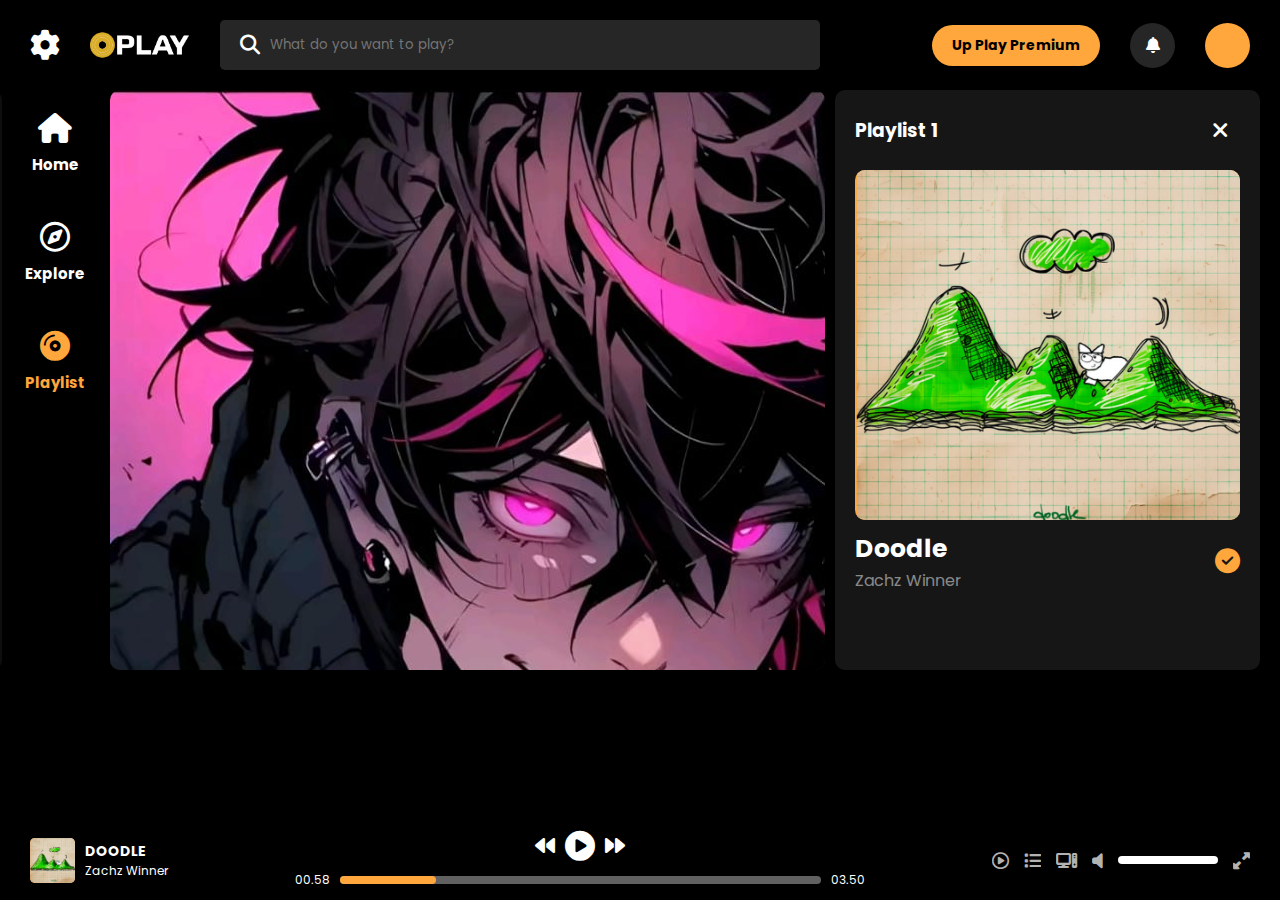
<file: index.html>
<!DOCTYPE html>
<html lang="en">
<head>
    <meta charset="UTF-8">
    <meta name="viewport" content="width=device-width, initial-scale=1.0">
    <title>Document</title>

    <link rel="stylesheet" href="css/style.css">
    <link rel="preconnect" href="https://fonts.googleapis.com">
    <link rel="preconnect" href="https://fonts.gstatic.com" crossorigin>
    <link rel="preconnect" href="https://fonts.googleapis.com">
    <link rel="preconnect" href="https://fonts.gstatic.com" crossorigin>
    <link href="https://fonts.googleapis.com/css2?family=Poppins:ital,wght@0,100;0,200;0,300;0,400;0,500;0,600;0,700;0,800;0,900;1,100;1,200;1,300;1,400;1,500;1,600;1,700;1,800;1,900&display=swap" rel="stylesheet">
    <link href='https://unpkg.com/boxicons@2.1.4/css/boxicons.min.css' rel='stylesheet'>
    <link rel="stylesheet" href="https://cdnjs.cloudflare.com/ajax/libs/font-awesome/6.5.1/css/all.min.css">
    <link
    rel="stylesheet"
    href="https://cdn.jsdelivr.net/npm/swiper@11/swiper-bundle.min.css"
    />
    <link
    rel="stylesheet"
    href="https://cdn.jsdelivr.net/npm/swiper@11/swiper-bundle.min.css"
    />

</head>
<body>
    
    <header class="header">
        <div class="left">
            <i class="fa-solid fa-gear" style="font-size: 30px; cursor: pointer;"></i>
            <img src="aset/play_logo.png" alt="" class="logo">
            <div class="search_content">
                <label for="search_bar" style="cursor: pointer;"><i class="fa-solid fa-magnifying-glass"></i></label>
                <input type="search" name="" id="search_bar" class="search_bar" placeholder="What do you want to play?">
            </div>
        </div>
        <!-- <div class="btn_content">
            <div class="btn_back" id="backButton" onclick="goBack()"><i class="fa-solid fa-chevron-left"></i></div>
            <div class="btn_next" id="forwardButton" onclick="goForward()"><i class="fa-solid fa-chevron-right"></i></div>
        </div> -->
        <div class="profile_cntn">
            <div class="premium">
                <h3>Up Play Premium</h3>
            </div>
            <div class="bell">
                <i class="fa-solid fa-bell"></i>
            </div>
            <div class="img_profile">
    
            </div>
        </div>
    </header>

    <main>
        <aside class="side_playlist" id="side_playlist">
            <div class="menu">
                <h3>Your Library</h3>
                <i class="fa-solid fa-plus" style="margin-left: 40px;"></i>
                <i class="fa-solid fa-arrow-left" style="margin-left: 10px;" id="btnClose"></i>
            </div>
            <div class="title">
                <h3>PLaylist</h3>
            </div>
            <div class="playlist_scroll">
                <div class="playlist_box">
                    <div class="img">
    
                    </div>
                    <div class="desc">
                        <h3>PLaylist 1</h3>
                        <h3>Playlist Justdhif</h3>
                    </div>
                </div>
                <div class="playlist_box">
                    <div class="img">
    
                    </div>
                    <div class="desc">
                        <h3>PLaylist 1</h3>
                        <h3>Playlist Justdhif</h3>
                    </div>
                </div>
                <div class="playlist_box">
                    <div class="img">
    
                    </div>
                    <div class="desc">
                        <h3>PLaylist 1</h3>
                        <h3>Playlist Justdhif</h3>
                    </div>
                </div>
                <div class="playlist_box">
                    <div class="img">
    
                    </div>
                    <div class="desc">
                        <h3>PLaylist 1</h3>
                        <h3>Playlist Justdhif</h3>
                    </div>
                </div>
                <div class="playlist_box">
                    <div class="img">
    
                    </div>
                    <div class="desc">
                        <h3>PLaylist 1</h3>
                        <h3>Playlist Justdhif</h3>
                    </div>
                </div>
            </div>
            <div class="title">
                <h3>Artist</h3>
            </div>
            <div class="playlist_scroll">
                <div class="playlist_box">
                    <div class="img_artist">
                        
                    </div>
                    <div class="desc">
                        <h3>Maroon 5</h3>
                        <h3>Artist</h3>
                    </div>
                </div>
                <div class="playlist_box">
                    <div class="img_artist">

                    </div>
                    <div class="desc">
                        <h3>Maroon 5</h3>
                        <h3>Artist</h3>
                    </div>
                </div>
                <div class="playlist_box">
                    <div class="img_artist">

                    </div>
                    <div class="desc">
                        <h3>Maroon 5</h3>
                        <h3>Artist</h3>
                    </div>
                </div>
                <div class="playlist_box">
                    <div class="img_artist">

                    </div>
                    <div class="desc">
                        <h3>Maroon 5</h3>
                        <h3>Artist</h3>
                    </div>
                </div>
            </div>
        </aside>

        <aside class="side_bar">
            <div class="menu">
                <div class="icon_navbar" id="active">
                    <i class="fa-solid fa-house"></i>
                    <h3>Home</h3>
                </div>
                <div class="icon_navbar">
                    <i class="fa-regular fa-compass"></i>
                    <h3>Explore</h3>
                </div>
                <div class="icon_navbar" style="color: var(--main-color);">
                    <i class="fa-solid fa-compact-disc" id="btnOpen" style="cursor: pointer;"></i>
                    <h3>Playlist</h3>
                </div>
                
            </div>
        </aside>

        <section class="home_page">
            <div class="fav_container">
                <div class="fav_wrapper">
                    <div class="fav_box mySwiper">
                        <div class="fav_content swiper-wrapper">
                            <div class="fav_slide swiper-slide">
                                <div class="img">
                                    <img src="aset/song.jpg" alt="">
                                </div>
                                <div class="song_desc">
                                    <h3>Playlist 1</h3>
                                    <h1 class="title_song">AVANGARD</h1>
                                    <h3><img src="aset/song.jpg" alt=""> IONOWN • 2024, 2 m 36 s</h3>
                                </div>
                            </div>
                            <div class="fav_slide swiper-slide" id="doodle">
                                <div class="img">
                                    <img src="aset/doodle.png" alt="">
                                </div>
                                <div class="song_desc">
                                    <h3>Playlist 2</h3>
                                    <h1 class="title_song">DOODLE</h1>
                                    <h3><img src="aset/song.jpg" alt=""> IONOWN • 2024, 2 m 36 s</h3>
                                </div>
                            </div>
                        </div>
                    </div>
                </div>
            </div>
            <nav>
                <div class="navigasi_playlist">
                    <h3>All</h3>
                </div>
                <div class="navigasi_playlist">
                    <h3>Artist</h3>
                </div>
                <div class="navigasi_playlist">
                    <h3>Music</h3>
                </div>
            </nav>
            <div class="playlist_content">
                <div class="playlist_card">
                    <div class="img">
                        <img src="aset/doodle.png" alt="">
                    </div>
                    <div class="desc_playlist">
                        <h1>PLaylist 1</h1>
                        <p>By : Justdhif</p>
                    </div>
                </div>
                <div class="playlist_card">
                    <div class="img">
                        <img src="aset/doodle.png" alt="">
                    </div>
                    <div class="desc_playlist">
                        <h1>PLaylist 1</h1>
                        <p>By : Justdhif</p>
                    </div>
                </div>
                <div class="playlist_card">
                    <div class="img">
                        <img src="aset/doodle.png" alt="">
                    </div>
                    <div class="desc_playlist">
                        <h1>PLaylist 1</h1>
                        <p>By : Justdhif</p>
                    </div>
                </div>
                <div class="playlist_card">
                    <div class="img">
                        <img src="aset/doodle.png" alt="">
                    </div>
                    <div class="desc_playlist">
                        <h1>PLaylist 1</h1>
                        <p>By : Justdhif</p>
                    </div>
                </div>
                <div class="playlist_card">
                    <div class="img">
                        <img src="aset/doodle.png" alt="">
                    </div>
                    <div class="desc_playlist">
                        <h1>PLaylist 1</h1>
                        <p>By : Justdhif</p>
                    </div>
                </div>
            </div>

            <div class="title_content">
                <h3>New Music & Song</h3>
            </div>
            <div class="playlist_content">
                <div class="playlist_card">
                    <div class="img">
                        <img src="aset/doodle.png" alt="">
                    </div>
                </div>
                <div class="playlist_card">
                    <div class="img">
                        <img src="aset/doodle.png" alt="">
                    </div>
                </div>
                <div class="playlist_card">
                    <div class="img">
                        <img src="aset/doodle.png" alt="">
                    </div>
                </div>
                <div class="playlist_card">
                    <div class="img">
                        <img src="aset/doodle.png" alt="">
                    </div>
                </div>
                <div class="playlist_card">
                    <div class="img">
                        <img src="aset/doodle.png" alt="">
                    </div>
                </div>
            </div>
            <div class="title_content">
                <h3>New Music & Song</h3>
            </div>
            <div class="playlist_content">
                <div class="playlist_card">
                    <div class="img">
                        <img src="aset/doodle.png" alt="">
                    </div>
                </div>
                <div class="playlist_card">
                    <div class="img">
                        <img src="aset/doodle.png" alt="">
                    </div>
                </div>
                <div class="playlist_card">
                    <div class="img">
                        <img src="aset/doodle.png" alt="">
                    </div>
                </div>
                <div class="playlist_card">
                    <div class="img">
                        <img src="aset/doodle.png" alt="">
                    </div>
                </div>
                <div class="playlist_card">
                    <div class="img">
                        <img src="aset/doodle.png" alt="">
                    </div>
                </div>
            </div>
        </section>

        <div class="song_play" id="song_play">
            <header class="song_header">
                <h3>Playlist 1</h3>
                <i class="fa-solid fa-xmark"></i>
            </header>
            <div class="song_scroll">
                <div class="img">
                    <img src="aset/doodle.png" alt="">
                </div>
                <div class="song_desc">
                    <div class="title">
                        <h3>Doodle</h3>
                        <p>Zachz Winner</p>
                    </div>
                    <i class="fa-solid fa-circle-check"></i>
                </div>
                <div class="about_artist">

                </div>
            </div>
        </div>
    </main>

    <footer class="song_bottom">
        <div class="desc_song">
            <div class="img">
                <img src="aset/doodle.png" alt="">
            </div>
            <div class="desc">
                <h3>DOODLE</h3>
                <p>Zachz Winner</p>
            </div>
        </div>
        <div class="song_control">
            <div class="btn_content">
                <i class="fa-solid fa-backward"></i>
                <i class="fa-solid fa-circle-play" style="font-size: 30px;"></i>
                <i class="fa-solid fa-forward"></i>
            </div>
            <div class="line">
                <p>00.58</p>
                <span>
                    <div class="active"></div>
                </span>
                <p>03.50</p>
            </div>
        </div>
        <div class="ctrl_song">
            <i class="fa-regular fa-circle-play" id="song_btn"></i>
            <i class="fa-solid fa-list"></i>
            <i class="fa-solid fa-computer"></i>
            <i class="fa-solid fa-volume-off"></i>
            <div class="line"></div>
            <i class="fa-solid fa-up-right-and-down-left-from-center"></i>
        </div>
    </footer>

    <script src="https://cdn.jsdelivr.net/npm/swiper@11/swiper-bundle.min.js"></script>
    <script src="js/script.js"></script>

</body>
</html>
</file>
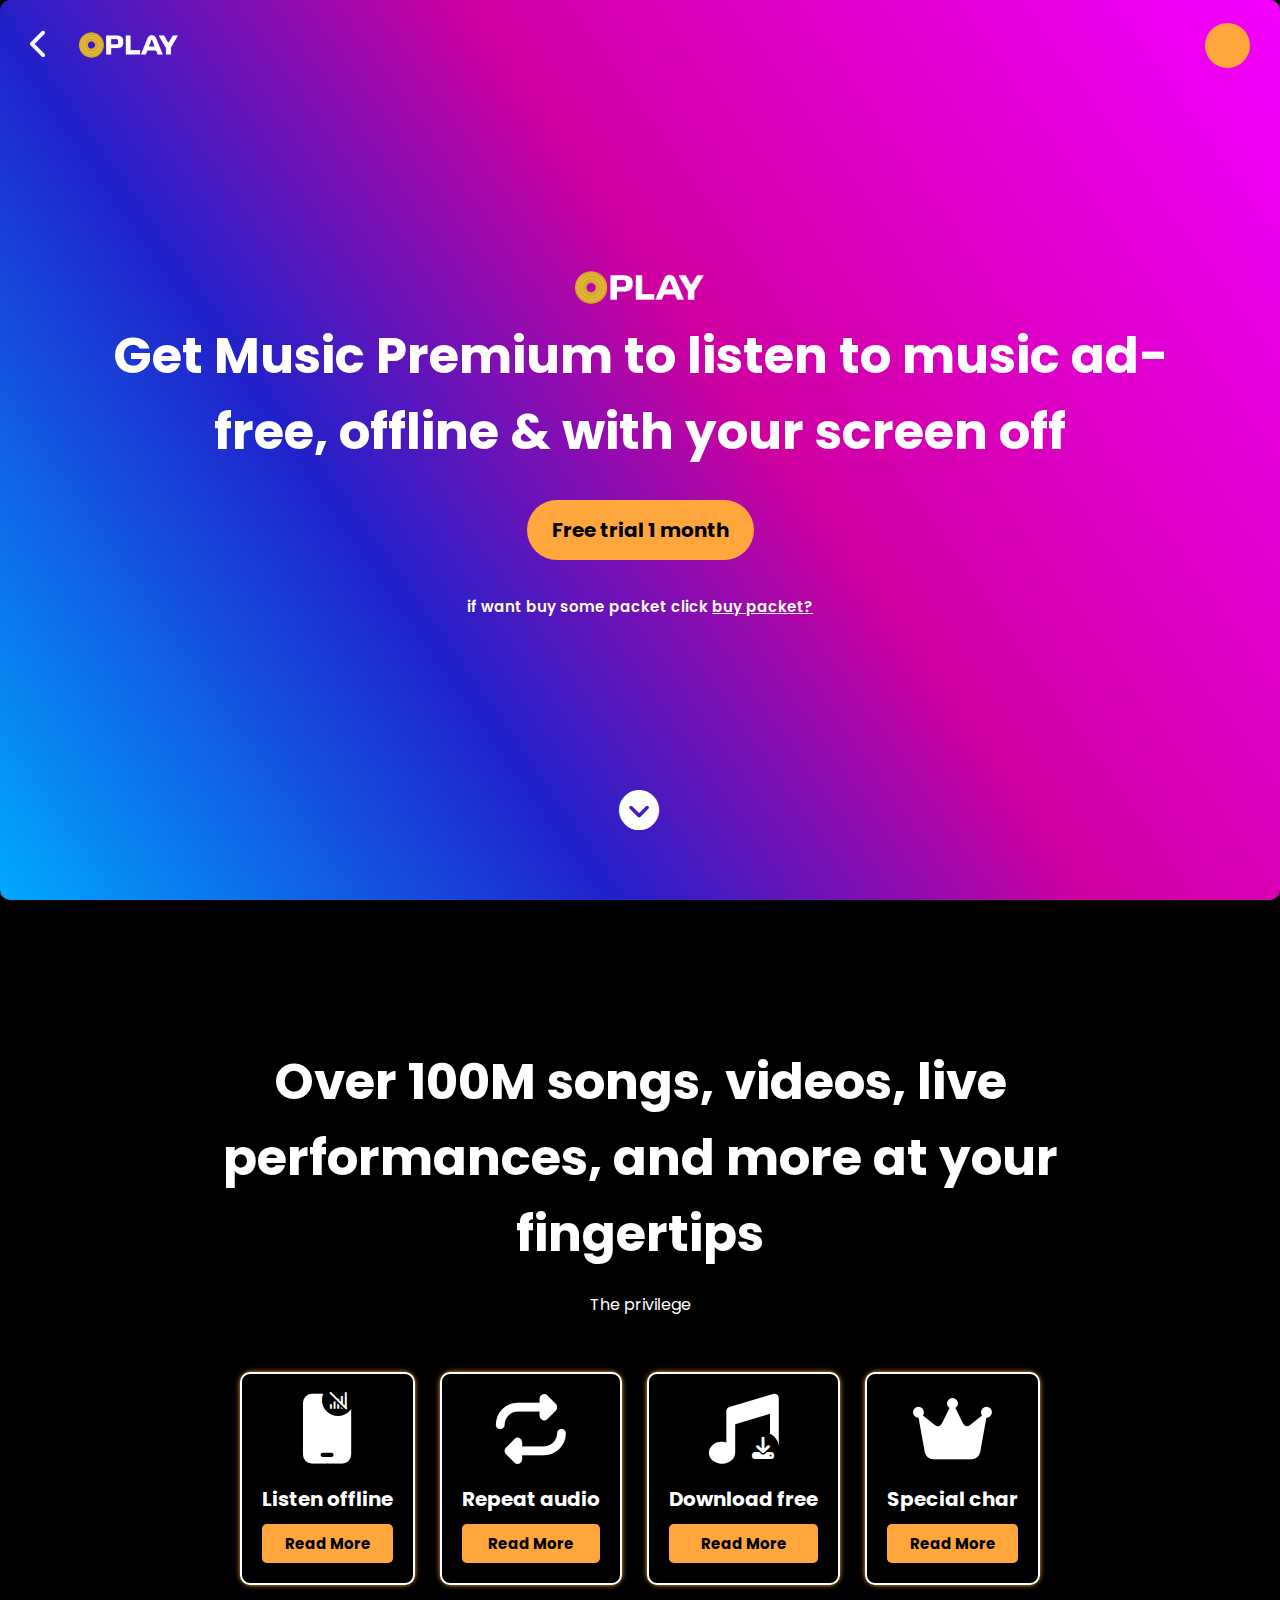
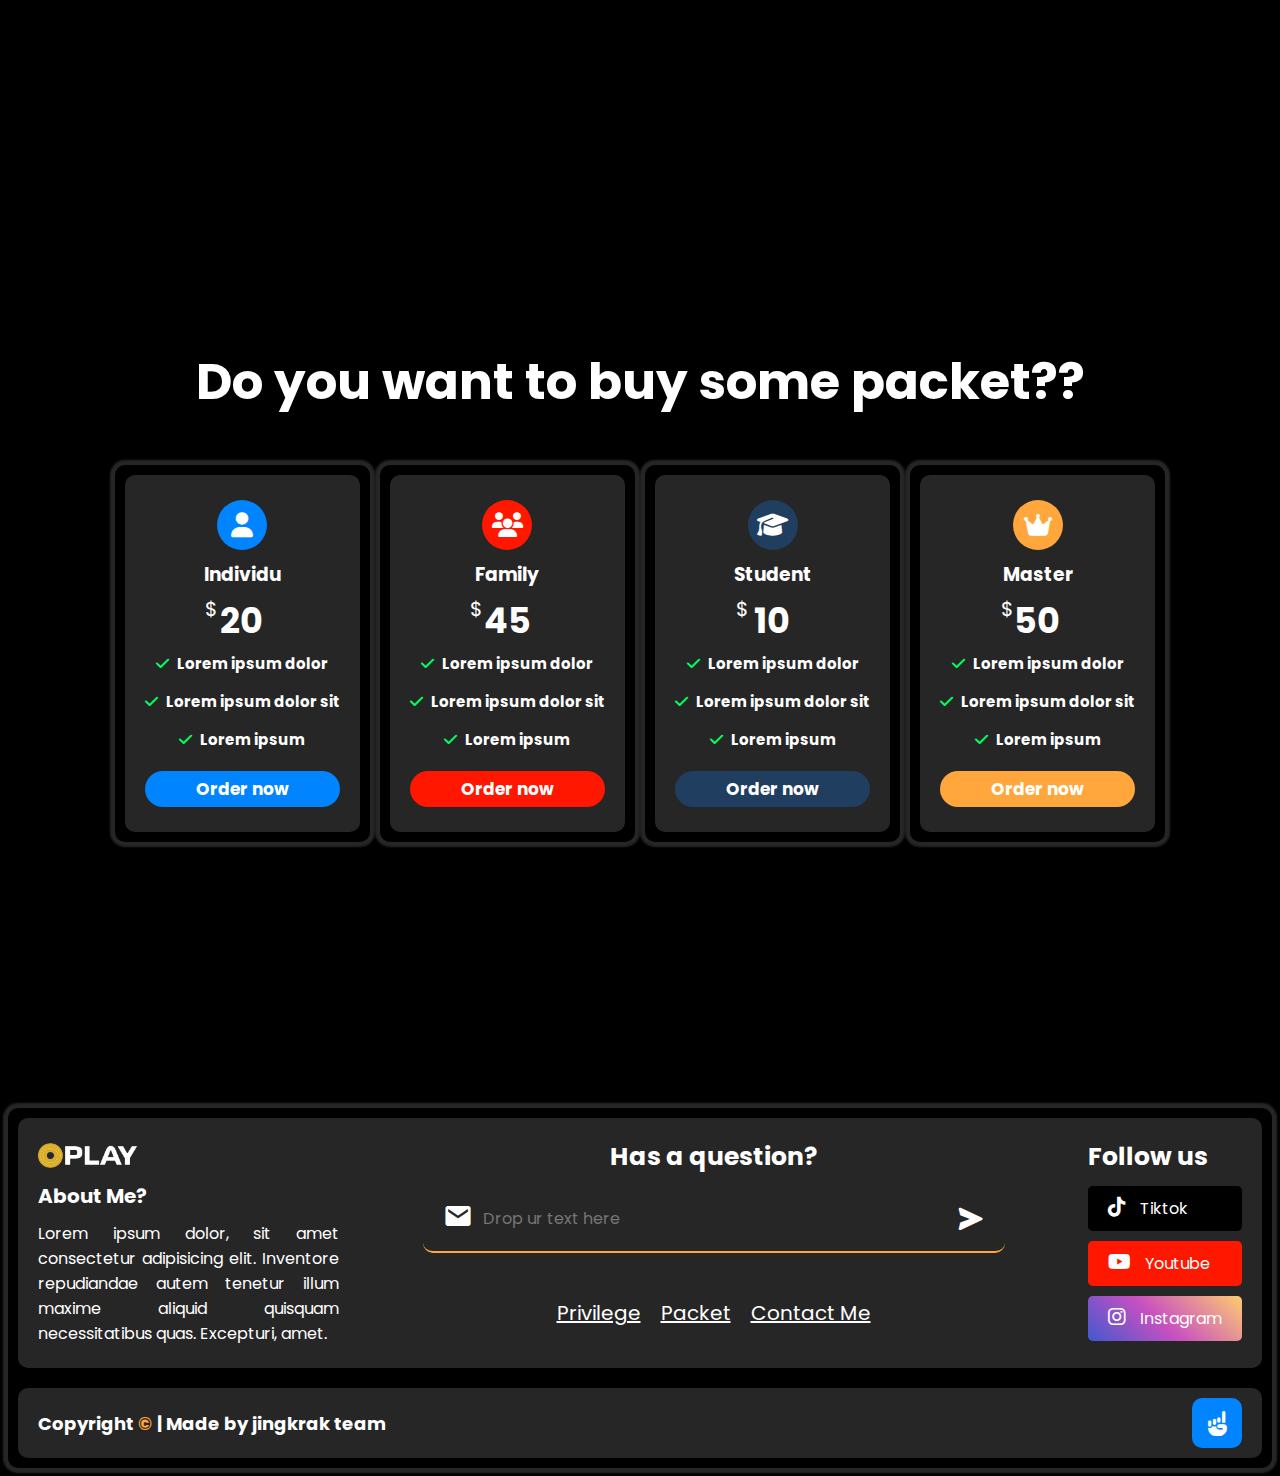
<file: premium.html>
<!DOCTYPE html>
<html lang="en">
<head>
    <meta charset="UTF-8">
    <meta name="viewport" content="width=device-width, initial-scale=1.0">
    <title>premium</title>

    <link rel="stylesheet" href="css/style.css">
    <link rel="stylesheet" href="css/premium.css">
    <link rel="preconnect" href="https://fonts.googleapis.com">
    <link rel="preconnect" href="https://fonts.gstatic.com" crossorigin>
    <link rel="preconnect" href="https://fonts.googleapis.com">
    <link rel="preconnect" href="https://fonts.gstatic.com" crossorigin>
    <link href="https://fonts.googleapis.com/css2?family=Poppins:ital,wght@0,100;0,200;0,300;0,400;0,500;0,600;0,700;0,800;0,900;1,100;1,200;1,300;1,400;1,500;1,600;1,700;1,800;1,900&display=swap" rel="stylesheet">
    <link href='https://unpkg.com/boxicons@2.1.4/css/boxicons.min.css' rel='stylesheet'>
    <link rel="stylesheet" href="https://cdnjs.cloudflare.com/ajax/libs/font-awesome/6.5.1/css/all.min.css">
    <link
    rel="stylesheet"
    href="https://cdn.jsdelivr.net/npm/swiper@11/swiper-bundle.min.css"
    />
    <link
    rel="stylesheet"
    href="https://cdn.jsdelivr.net/npm/swiper@11/swiper-bundle.min.css"
    />

</head>
<body>
    
    <header class="header">
        <div class="left">
            <button class="nav_button" onclick="goBack()" style="cursor: pointer;"><i class="fa-solid fa-chevron-left"></i></button>
            <img src="aset/play_logo.png" alt="" class="logo">
        </div>
        <div class="profile_cntn">
            <div class="img_profile">
    
            </div>
        </div>
    </header>

    <section class="premium" id="home">
        <div class="premium_desc">
            <img src="aset/play_logo.png" alt="">
            <h3 style="font-size: 50px; padding: 0 100px; text-align: center;">Get Music Premium to listen to music ad-free, offline & with your screen off</h3>

            <div class="btn">Free trial 1 month</div>
            <p>if want buy some packet click <a href="#packet"> buy packet?</a></p>

        </div>

        <a href="#show" class="started"><i class="fa-solid fa-circle-chevron-left"></i></a>
    </section>

    <section class="show" id="show">
        <h3 style="font-size: 50px; padding: 0 50px; text-align: center;">Over 100M songs, videos, live performances, and more at your fingertips</h3>

        <p style="margin: 20px;">The privilege</p>

        <div class="privilege_container">
            <div class="privilege_slide">
                <div class="icon">
                    <i class="fa-solid fa-mobile"></i>
                    <i class='bx bx-no-signal' id="signal"></i>
                </div>
                <h1>Listen offline</h1>
                <div class="btn">Read More</div>
            </div>
            <div class="privilege_slide">
                <div class="icon">
                    <i class="fa-solid fa-repeat"></i>
                </div>
                <h1>Repeat audio</h1>
                <div class="btn">Read More</div>
            </div>
            <div class="privilege_slide">
                <div class="icon">
                    <i class="fa-solid fa-music"></i>
                    <i class="fa-solid fa-download" id="download"></i>
                </div>
                <h1>Download free</h1>
                <div class="btn">Read More</div>
            </div>
            <div class="privilege_slide">
                <div class="icon">
                    <i class="fa-solid fa-crown"></i>
                </div>
                <h1>Special char</h1>
                <div class="btn">Read More</div>
            </div>
        </div>
        <!-- //free ad
        //unlimited playlist
        //listen offline audio
        //switch audio -->
    </section>

    <section class="packet" id="packet">
        <h1 style="font-size: 50px;">Do you want to buy some packet??</h1>
        <div class="pricing_container">
            <div class="pricing_box">
                <div class="pricing_content">
                    <div class="pricing_icon">
                        <i class="fa-solid fa-user"></i>
                        <h3>Individu</h3>
                    </div>
                    <div class="price">
                        <span>$</span>
                        <h1>20</h1>
                    </div>
                    <div class="desc_packet">
                        <h3><i class="fa-solid fa-check"></i> Lorem ipsum dolor</h3>
                        <h3><i class="fa-solid fa-check"></i> Lorem ipsum dolor sit</h3>
                        <h3><i class="fa-solid fa-check"></i> Lorem ipsum</h3>
                    </div>
                    <div class="btn">Order now</div>
                </div>
            </div>
            <div class="pricing_box">
                <div class="pricing_content">
                    <div class="pricing_icon">
                        <i class="fa-solid fa-users" style="background: #FF1700;"></i>
                        <h3>Family</h3>
                    </div>
                    <div class="price">
                        <span>$</span>
                        <h1>45</h1>
                    </div>
                    <div class="desc_packet">
                        <h3><i class="fa-solid fa-check"></i> Lorem ipsum dolor</h3>
                        <h3><i class="fa-solid fa-check"></i> Lorem ipsum dolor sit</h3>
                        <h3><i class="fa-solid fa-check"></i> Lorem ipsum</h3>
                    </div>
                    <div class="btn" style="background: #FF1700;">Order now</div>
                </div>
            </div>
            <div class="pricing_box">
                <div class="pricing_content">
                    <div class="pricing_icon">
                        <i class="fa-solid fa-graduation-cap" style="background: #203E5F;"></i>
                        <h3>Student</h3>
                    </div>
                    <div class="price">
                        <span>$</span>
                        <h1>10</h1>
                    </div>
                    <div class="desc_packet">
                        <h3><i class="fa-solid fa-check"></i> Lorem ipsum dolor</h3>
                        <h3><i class="fa-solid fa-check"></i> Lorem ipsum dolor sit</h3>
                        <h3><i class="fa-solid fa-check"></i> Lorem ipsum</h3>
                    </div>
                    <div class="btn" style="background: #203E5F;">Order now</div>
                </div>
            </div>
            <div class="pricing_box">
                <div class="pricing_content">
                    <div class="pricing_icon">
                        <i class="fa-solid fa-crown" style="background: var(--main-color);"></i>
                        <h3>Master</h3>
                    </div>
                    <div class="price">
                        <span>$</span>
                        <h1>50</h1>
                    </div>
                    <div class="desc_packet">
                        <h3><i class="fa-solid fa-check"></i> Lorem ipsum dolor</h3>
                        <h3><i class="fa-solid fa-check"></i> Lorem ipsum dolor sit</h3>
                        <h3><i class="fa-solid fa-check"></i> Lorem ipsum</h3>
                    </div>
                    <div class="btn" style="background: var(--main-color);">Order now</div>
                </div>
            </div>
        </div>
    </section>

    <footer>
        <div class="footer_content">
            <div class="about_me">
                <img src="aset/play_logo.png" alt="">
                <h1 style="font-size: 20px; margin: 10px 0;">About Me?</h1>
                <p style="text-align: justify;">Lorem ipsum dolor, sit amet consectetur adipisicing elit. Inventore repudiandae autem tenetur illum maxime aliquid quisquam necessitatibus quas. Excepturi, amet.</p>
            </div>
            <div class="question">
                <h1>Has a question?</h1>
                <div class="input_content">
                    <label for="input_text" style="cursor: pointer;"><i class='bx bxs-envelope'></i></label>
                    <input type="text" placeholder="Drop ur text here" id="input_text">
                    <i class='bx bxs-send' style="cursor: pointer;"></i>
                </div>
                <div class="navigasi">
                    <a href="#show">Privilege</a>
                    <a href="#packet">Packet</a>
                    <a href="#">Contact Me</a>
                </div>
            </div>
            <div class="sosmed">
                <h1 style="font-size: 25px; margin: 10px 0;">Follow us</h1>
                <div class="sosmed_btn">
                    <a href=""><i class="fa-brands fa-tiktok"></i> Tiktok</a>
                    <a href="" style="background: #FF1700;"><i class="fa-brands fa-youtube"></i> Youtube</a>
                    <a href="" style="background: #4158D0;
                    background-image: linear-gradient(43deg, #4158D0 0%, #C850C0 46%, #FFCC70 100%);">
                    <i class="fa-brands fa-instagram"></i> Instagram</a>
                </div>
            </div>
        </div>

        <div class="copyright">
            <h1 style="font-size: 18px;">Copyright <span style="color: var(--main-color);">&copy;</span> | Made by jingkrak team</h1>
            <a href="#home"><i class="fa-solid fa-hand-point-left"></i></a>
        </div>
    </footer>
    
    <script>
        function goBack() {
            window.history.back();
        }
    </script>

    <script src="https://cdn.jsdelivr.net/npm/swiper@11/swiper-bundle.min.js"></script>
    <script src="js/premium.js"></script>

</body>
</html>
</file>
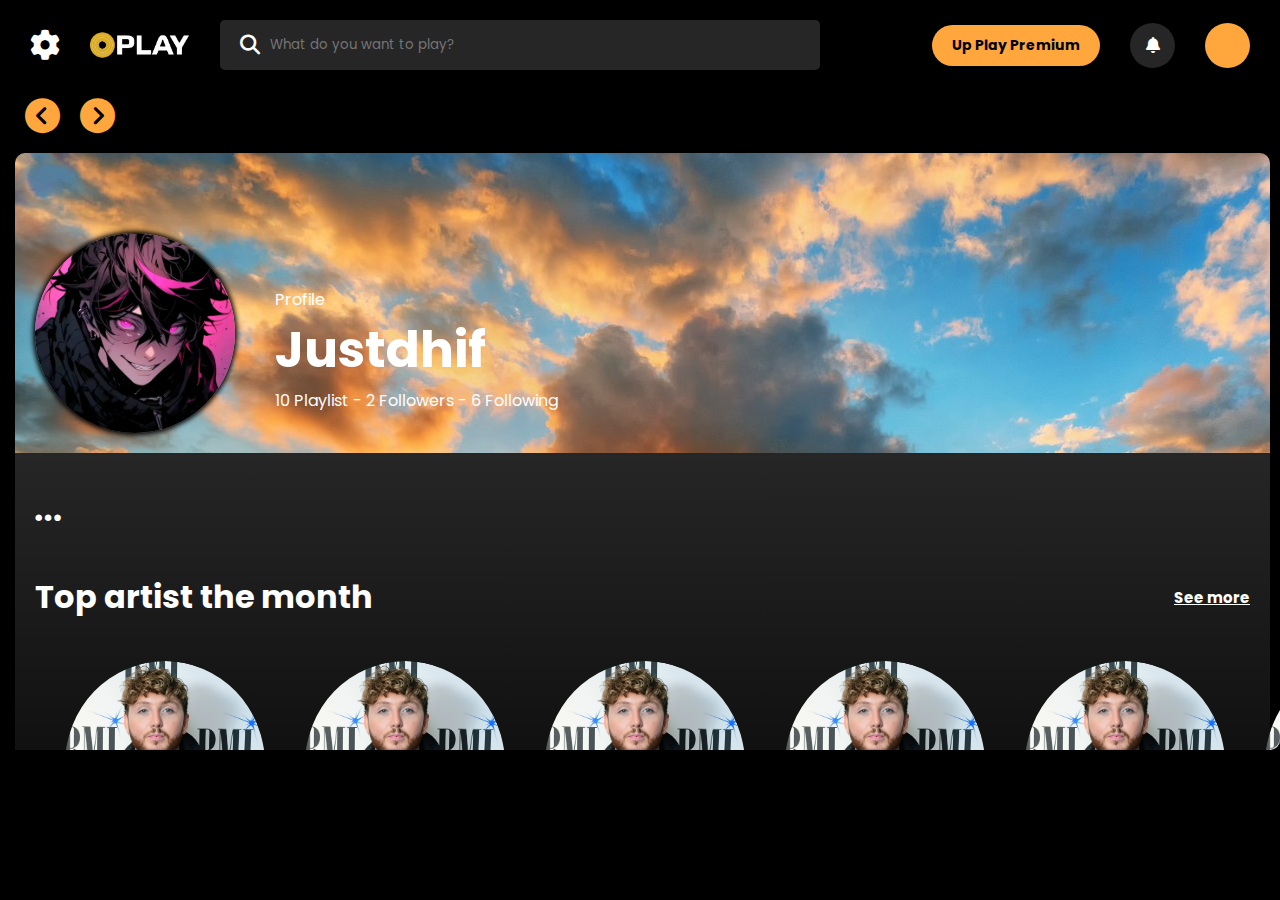
<file: profile.html>
<!DOCTYPE html>
<html lang="en">
<head>
    <meta charset="UTF-8">
    <meta name="viewport" content="width=device-width, initial-scale=1.0">
    <title>profile</title>

    <link rel="stylesheet" href="css/style.css">
    <link rel="stylesheet" href="css/profile.css">
    <link rel="preconnect" href="https://fonts.googleapis.com">
    <link rel="preconnect" href="https://fonts.gstatic.com" crossorigin>
    <link rel="preconnect" href="https://fonts.googleapis.com">
    <link rel="preconnect" href="https://fonts.gstatic.com" crossorigin>
    <link href="https://fonts.googleapis.com/css2?family=Poppins:ital,wght@0,100;0,200;0,300;0,400;0,500;0,600;0,700;0,800;0,900;1,100;1,200;1,300;1,400;1,500;1,600;1,700;1,800;1,900&display=swap" rel="stylesheet">
    <link href='https://unpkg.com/boxicons@2.1.4/css/boxicons.min.css' rel='stylesheet'>
    <link rel="stylesheet" href="https://cdnjs.cloudflare.com/ajax/libs/font-awesome/6.5.1/css/all.min.css">

</head>
<body>

    <header class="header">
        <div class="left">
            <i class="fa-solid fa-gear" style="font-size: 30px; cursor: pointer;"></i>
            <img src="aset/play_logo.png" alt="" class="logo">
            <div class="search_content active">
                <label for="search_bar" style="cursor: pointer;"><i class="fa-solid fa-magnifying-glass"></i></label>
                <input type="search" name="" id="search_bar" class="search_bar" placeholder="What do you want to play?">
            </div>
        </div>
        <!-- <div class="btn_content">
            <div class="btn_back" id="backButton" onclick="goBack()"><i class="fa-solid fa-chevron-left"></i></div>
            <div class="btn_next" id="forwardButton" onclick="goForward()"><i class="fa-solid fa-chevron-right"></i></div>
        </div> -->
        <div class="profile_cntn">
            <div class="premium">
                <h3>Up Play Premium</h3>
            </div>
            <div class="bell">
                <i class="fa-solid fa-bell"></i>
            </div>
            <div class="img_profile">
    
            </div>
        </div>
    </header>
    
    <section class="profile_content">
        <div class="nav_btn_content" style="padding: 0 10px 10px 10px;">
            <button class="nav_button" onclick="goBack()"><i class="fa-solid fa-circle-chevron-left"></i></button>
            <button class="nav_button" onclick="goForward()"><i class="fa-solid fa-circle-chevron-right"></i></button>
        </div>
        <div class="profile_top">
            <img src="aset/song.jpg" alt="">
            <div class="profile_name">
                <p>Profile</p>
                <h1>Justdhif</h1>
                <p>10 Playlist - 2 Followers - 6 Following</p>
            </div>
        </div>
        <div class="artist_content">
            <div class="more_option" style="margin-top: 10px;">
                <i class="fa-solid fa-ellipsis" style="cursor: pointer;" id="more_option"></i>
                <div class="option">
                    <h1><i class="fa-solid fa-pencil" style="margin-right: 5px;"></i> Edit profile</h1>
                    <h1><i class="fa-regular fa-copy" style="margin-right: 5px;"></i> Copy url</h1>
                </div>
            </div>
            <div class="title" style="margin-top: 10px; display: flex; justify-content: space-between; align-items: center; width: 100%;">
                <h1>Top artist the month</h1>
                <h1 style="font-size: 15px; text-decoration: underline; cursor: pointer;">See more</h1>
            </div>
            <div class="artist_box">
                <div class="artist_card">
                    <div class="img">
                        <img src="aset/james_arthur.jpeg" alt="">
                        <div class="btn">
                            <i class="fa-solid fa-play"></i>
                        </div>
                    </div>
                    <h1 style="margin-top: 10px; font-size: 18px;">James Arthur</h1>
                    <p>Artist</p>
                </div>
                <div class="artist_card">
                    <div class="img">
                        <img src="aset/james_arthur.jpeg" alt="">
                        <div class="btn">
                            <i class="fa-solid fa-play"></i>
                        </div>
                    </div>
                    <h1 style="margin-top: 10px; font-size: 18px;">James Arthur</h1>
                    <p>Artist</p>
                </div>
                <div class="artist_card">
                    <div class="img">
                        <img src="aset/james_arthur.jpeg" alt="">
                        <div class="btn">
                            <i class="fa-solid fa-play"></i>
                        </div>
                    </div>
                    <h1 style="margin-top: 10px; font-size: 18px;">James Arthur</h1>
                    <p>Artist</p>
                </div>
                <div class="artist_card">
                    <div class="img">
                        <img src="aset/james_arthur.jpeg" alt="">
                        <div class="btn">
                            <i class="fa-solid fa-play"></i>
                        </div>
                    </div>
                    <h1 style="margin-top: 10px; font-size: 18px;">James Arthur</h1>
                    <p>Artist</p>
                </div>
                <div class="artist_card">
                    <div class="img">
                        <img src="aset/james_arthur.jpeg" alt="">
                        <div class="btn">
                            <i class="fa-solid fa-play"></i>
                        </div>
                    </div>
                    <h1 style="margin-top: 10px; font-size: 18px;">James Arthur</h1>
                    <p>Artist</p>
                </div>
                <div class="artist_card">
                    <div class="img">
                        <img src="aset/james_arthur.jpeg" alt="">
                        <div class="btn">
                            <i class="fa-solid fa-play"></i>
                        </div>
                    </div>
                    <h1 style="margin-top: 10px; font-size: 18px;">James Arthur</h1>
                    <p>Artist</p>
                </div>
            </div>
        </div>
        <div class="track_content">
            <div class="judul">
                <h1>Top song in this month</h1>
                <h3 style="font-size: 15px; text-decoration: underline; cursor: pointer;">See more</h3>
            </div>

            <div class="song_container">
                <div class="song_content">
                    <div class="right">
                        <h1 style="margin-right: 10px;">1</h1>
                        <div class="img" style="padding: 0; display: flex;
                        justify-content: center; align-items: center;">
                            <img src="aset/doodle.png" alt="" style="width: 60px; border-radius: 10px;">
                        </div>
                        <div class="desc_song">
                            <h3>Doodle</h3>
                            <h5 style="opacity: .7; font-weight: 500;">Zach Winner</h5>
                        </div>
                    </div>
                    <div class="left">
                        <a href="#">Doodle</a>
                        <p>3.10</p>
                    </div>
                </div>
                <div class="song_content">
                    <div class="right">
                        <h1 style="margin-right: 10px;">2</h1>
                        <div class="img" style="padding: 0; display: flex;
                        justify-content: center; align-items: center;">
                            <img src="aset/doodle.png" alt="" style="width: 60px; border-radius: 10px;">
                        </div>
                        <div class="desc_song">
                            <h3>Doodle</h3>
                            <h5 style="opacity: .7; font-weight: 500;">Zach Winner</h5>
                        </div>
                    </div>
                    <div class="left">
                        <a href="#">Doodle</a>
                        <p>3.10</p>
                    </div>
                </div>
                <div class="song_content">
                    <div class="right">
                        <h1 style="margin-right: 10px;">3</h1>
                        <div class="img" style="padding: 0; display: flex;
                        justify-content: center; align-items: center;">
                            <img src="aset/doodle.png" alt="" style="width: 60px; border-radius: 10px;">
                        </div>
                        <div class="desc_song">
                            <h3>Doodle</h3>
                            <h5 style="opacity: .7; font-weight: 500;">Zach Winner</h5>
                        </div>
                    </div>
                    <div class="left">
                        <a href="#">Doodle</a>
                        <p>3.10</p>
                    </div>
                </div>
                <div class="song_content">
                    <div class="right">
                        <h1 style="margin-right: 10px;">4</h1>
                        <div class="img" style="padding: 0; display: flex;
                        justify-content: center; align-items: center;">
                            <img src="aset/doodle.png" alt="" style="width: 60px; border-radius: 10px;">
                        </div>
                        <div class="desc_song">
                            <h3>Doodle</h3>
                            <h5 style="opacity: .7; font-weight: 500;">Zach Winner</h5>
                        </div>
                    </div>
                    <div class="left">
                        <a href="#">Doodle</a>
                        <p>3.10</p>
                    </div>
                </div>
            </div>
        </div>
    </section>

    <script>
        function goBack() {
            window.history.back();
        }

        function goForward() {
            window.history.forward();
        }
    </script>

    <script src="js/profile.js"></script>
</body>
</html>
</file>
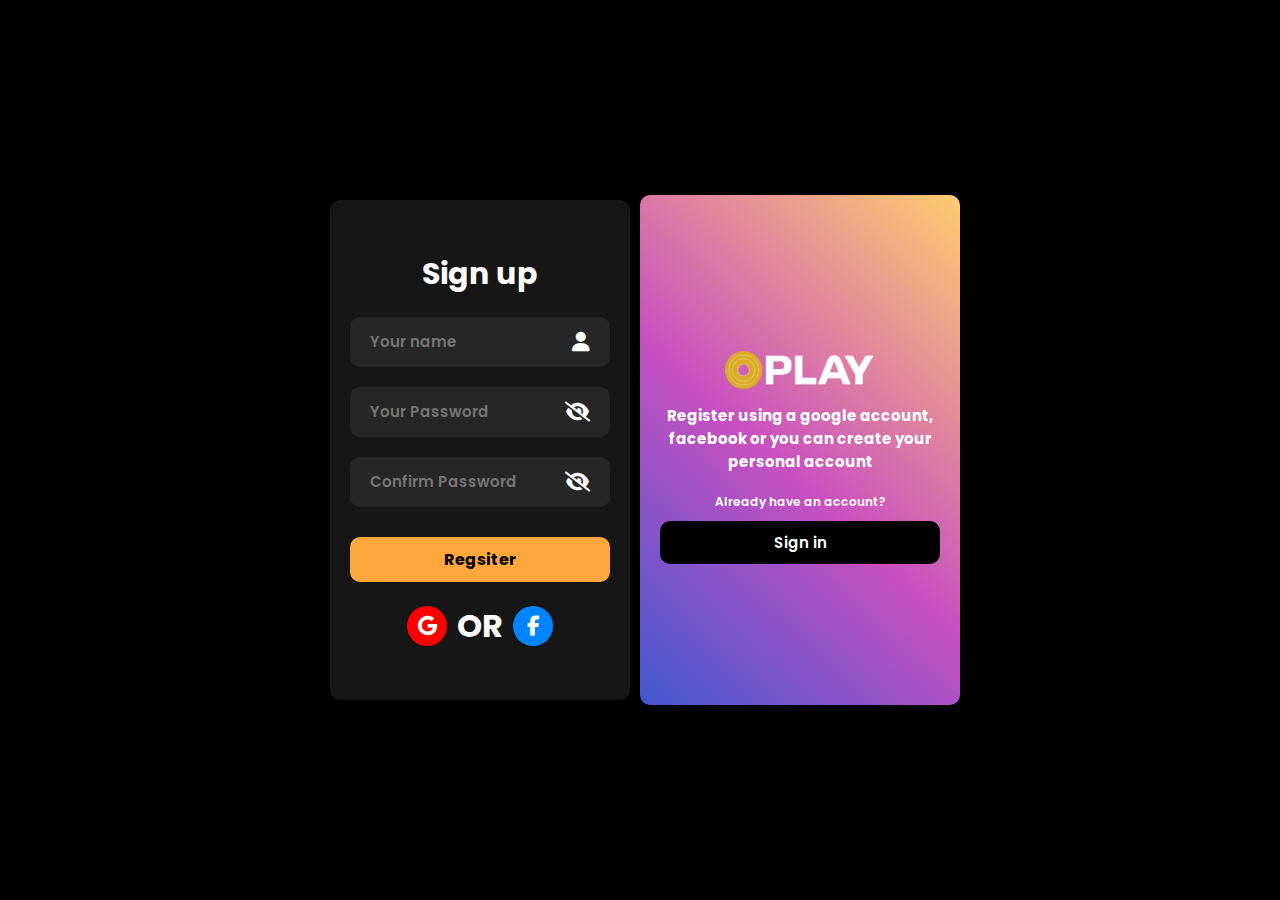
<file: register.html>
<!DOCTYPE html>
<html lang="en">
<head>
    <meta charset="UTF-8">
    <meta name="viewport" content="width=device-width, initial-scale=1.0">
    <title>register</title>

    <link rel="stylesheet" href="css/style.css">
    <link rel="stylesheet" href="css/register.css">
    <link rel="preconnect" href="https://fonts.googleapis.com">
    <link rel="preconnect" href="https://fonts.gstatic.com" crossorigin>
    <link rel="preconnect" href="https://fonts.googleapis.com">
    <link rel="preconnect" href="https://fonts.gstatic.com" crossorigin>
    <link href="https://fonts.googleapis.com/css2?family=Poppins:ital,wght@0,100;0,200;0,300;0,400;0,500;0,600;0,700;0,800;0,900;1,100;1,200;1,300;1,400;1,500;1,600;1,700;1,800;1,900&display=swap" rel="stylesheet">
    <link href='https://unpkg.com/boxicons@2.1.4/css/boxicons.min.css' rel='stylesheet'>
    <link rel="stylesheet" href="https://cdnjs.cloudflare.com/ajax/libs/font-awesome/6.5.1/css/all.min.css">
    <link
    rel="stylesheet"
    href="https://cdn.jsdelivr.net/npm/swiper@11/swiper-bundle.min.css"
    />
    <link
    rel="stylesheet"
    href="https://cdn.jsdelivr.net/npm/swiper@11/swiper-bundle.min.css"
    />

</head>
<body>
    
    <main>
        <section class="register">
            <h1 style="font-size: 30px;">Sign up</h1>
            <div class="input_box">
                <input type="text" required placeholder="Your name">
                <label for="" style="cursor: pointer;"><i class="fa-solid fa-user"></i></label>
            </div>
            <div class="input_box">
                <input type="password" required placeholder="Your Password">
                <label for="" style="cursor: pointer;"><i class="fa-solid fa-eye-slash"></i></label>
            </div>
            <div class="input_box">
                <input type="password" required placeholder="Confirm Password">
                <label for="" style="cursor: pointer;"><i class="fa-solid fa-eye-slash"></i></label>
            </div>
            <div class="btn">Regsiter</div>
            <div class="btn_icon">
                <i class="fa-brands fa-google"></i>
                <h1>OR</h1>
                <i class="fa-brands fa-facebook-f"></i>
            </div>
        </section>
        <section class="login">
            <h1 style="font-size: 30px;">Sign in</h1>
            <div class="input_box">
                <input type="text" required placeholder="Your name">
                <label for="" style="cursor: pointer;"><i class="fa-solid fa-user"></i></label>
            </div>
            <div class="input_box">
                <input type="password" required placeholder="Your Password">
                <label for="" style="cursor: pointer;"><i class="fa-solid fa-eye-slash"></i></label>
            </div>
            <div class="input_box">
                <input type="password" required placeholder="Confirm Password">
                <label for="" style="cursor: pointer;"><i class="fa-solid fa-eye-slash"></i></label>
            </div>
            <div class="btn">Login</div>
            <div class="btn_icon">
                <i class="fa-brands fa-google"></i>
                <h1>OR</h1>
                <i class="fa-brands fa-facebook-f"></i>
            </div>
        </section>

        <div class="content_register">
            <div class="login_page">
                <img style="width: 150px;" src="aset/play_logo.png" alt="">
                <h3 style="text-align: center; font-size: 15px; margin: 10px 0;">Register using a google account, facebook or you can create your personal account</h3>
                <p style="background: none; font-size: 12px;">Already have an account?</p>
                <p id="login"><span>Sign in</span></p>
            </div>
            <div class="register_page" style="display: none;">
                <img style="width: 150px;" src="aset/play_logo.png" alt="">
                <h3 style="text-align: center; font-size: 15px; margin: 10px 0;">Login using a google account, facebook or you can login with your PLAY account</h3>
                <p style="background: none; font-size: 12px;">Don't have an account?</p>
                <p id="register"><span>Sign up</span></p>
            </div>
        </div>
    </main>

    <script src="js/register.js"></script>
</body>
</html>
</file>
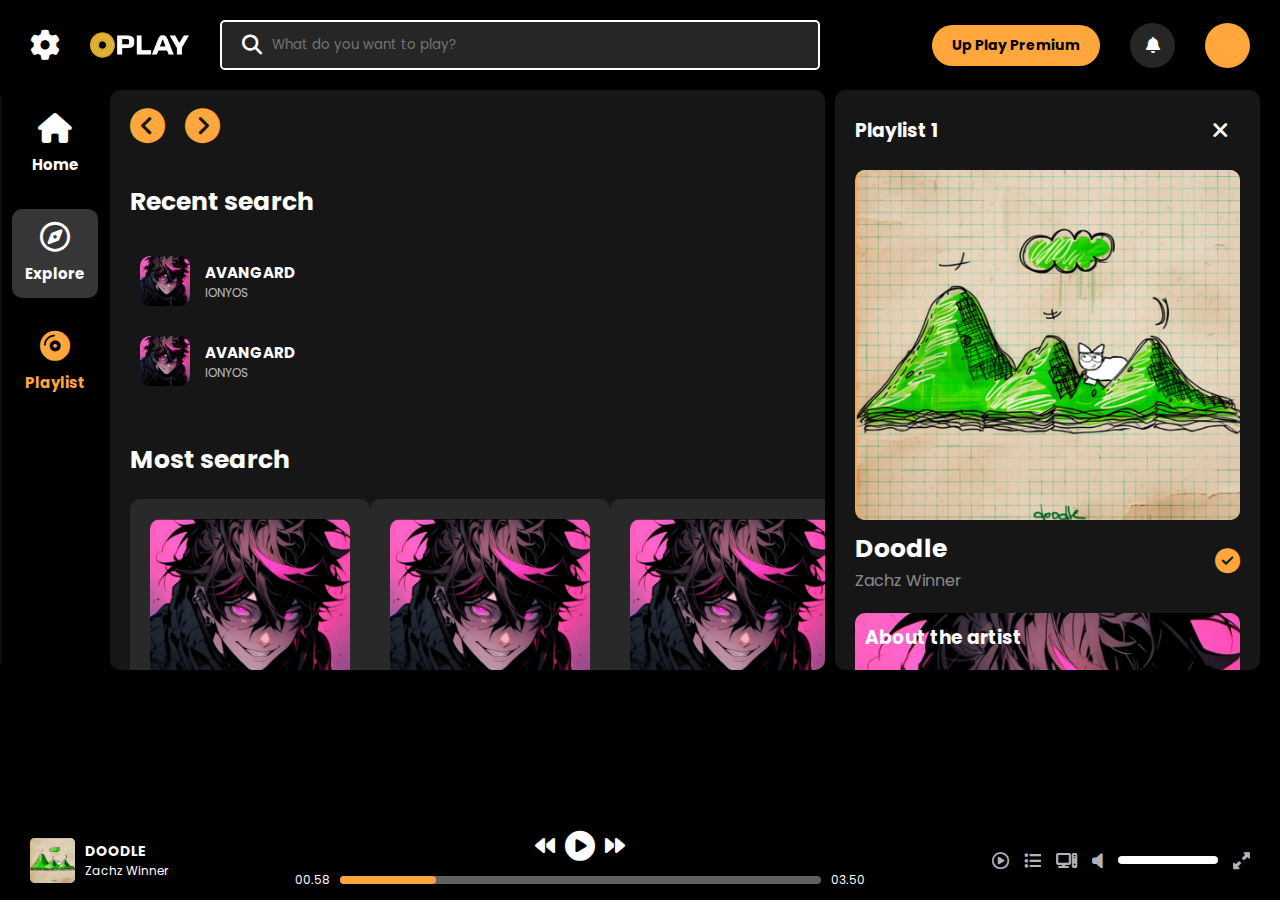
<file: search.html>
<!DOCTYPE html>
<html lang="en">
<head>
    <meta charset="UTF-8">
    <meta name="viewport" content="width=device-width, initial-scale=1.0">
    <title>search</title>

    <link rel="stylesheet" href="css/style.css">
    <link rel="stylesheet" href="css/search.css">
    <link rel="preconnect" href="https://fonts.googleapis.com">
    <link rel="preconnect" href="https://fonts.gstatic.com" crossorigin>
    <link rel="preconnect" href="https://fonts.googleapis.com">
    <link rel="preconnect" href="https://fonts.gstatic.com" crossorigin>
    <link href="https://fonts.googleapis.com/css2?family=Poppins:ital,wght@0,100;0,200;0,300;0,400;0,500;0,600;0,700;0,800;0,900;1,100;1,200;1,300;1,400;1,500;1,600;1,700;1,800;1,900&display=swap" rel="stylesheet">
    <link href='https://unpkg.com/boxicons@2.1.4/css/boxicons.min.css' rel='stylesheet'>
    <link rel="stylesheet" href="https://cdnjs.cloudflare.com/ajax/libs/font-awesome/6.5.1/css/all.min.css">
    <link
    rel="stylesheet"
    href="https://cdn.jsdelivr.net/npm/swiper@11/swiper-bundle.min.css"
    />
    <link
    rel="stylesheet"
    href="https://cdn.jsdelivr.net/npm/swiper@11/swiper-bundle.min.css"
    />

</head>
<body>
    
    <header class="header">
        <div class="left">
            <i class="fa-solid fa-gear" style="font-size: 30px; cursor: pointer;"></i>
            <img src="aset/play_logo.png" alt="" class="logo">
            <div class="search_content active">
                <label for="search_bar" style="cursor: pointer;"><i class="fa-solid fa-magnifying-glass"></i></label>
                <input type="search" name="" id="search_bar" class="search_bar" placeholder="What do you want to play?">
            </div>
        </div>
        <!-- <div class="btn_content">
            <div class="btn_back" id="backButton" onclick="goBack()"><i class="fa-solid fa-chevron-left"></i></div>
            <div class="btn_next" id="forwardButton" onclick="goForward()"><i class="fa-solid fa-chevron-right"></i></div>
        </div> -->
        <div class="profile_cntn">
            <div class="premium">
                <h3>Up Play Premium</h3>
            </div>
            <div class="bell">
                <i class="fa-solid fa-bell"></i>
            </div>
            <div class="img_profile">
    
            </div>
        </div>
    </header>

    <main>
        <aside class="side_playlist" id="side_playlist">
            <div class="menu">
                <h3>Your Library</h3>
                <i class="fa-solid fa-plus" style="margin-left: 40px;"></i>
                <i class="fa-solid fa-arrow-left" style="margin-left: 10px;" id="btnClose"></i>
            </div>
            <div class="title">
                <h3>PLaylist</h3>
            </div>
            <div class="playlist_scroll">
                <div class="playlist_box">
                    <div class="img">
    
                    </div>
                    <div class="desc">
                        <h3>PLaylist 1</h3>
                        <h3>Playlist Justdhif</h3>
                    </div>
                </div>
                <div class="playlist_box">
                    <div class="img">
    
                    </div>
                    <div class="desc">
                        <h3>PLaylist 1</h3>
                        <h3>Playlist Justdhif</h3>
                    </div>
                </div>
                <div class="playlist_box">
                    <div class="img">
    
                    </div>
                    <div class="desc">
                        <h3>PLaylist 1</h3>
                        <h3>Playlist Justdhif</h3>
                    </div>
                </div>
                <div class="playlist_box">
                    <div class="img">
    
                    </div>
                    <div class="desc">
                        <h3>PLaylist 1</h3>
                        <h3>Playlist Justdhif</h3>
                    </div>
                </div>
                <div class="playlist_box">
                    <div class="img">
    
                    </div>
                    <div class="desc">
                        <h3>PLaylist 1</h3>
                        <h3>Playlist Justdhif</h3>
                    </div>
                </div>
            </div>
            <div class="title">
                <h3>Artist</h3>
            </div>
            <div class="playlist_scroll">
                <div class="playlist_box">
                    <div class="img_artist">
                        
                    </div>
                    <div class="desc">
                        <h3>Maroon 5</h3>
                        <h3>Artist</h3>
                    </div>
                </div>
                <div class="playlist_box">
                    <div class="img_artist">

                    </div>
                    <div class="desc">
                        <h3>Maroon 5</h3>
                        <h3>Artist</h3>
                    </div>
                </div>
                <div class="playlist_box">
                    <div class="img_artist">

                    </div>
                    <div class="desc">
                        <h3>Maroon 5</h3>
                        <h3>Artist</h3>
                    </div>
                </div>
                <div class="playlist_box">
                    <div class="img_artist">

                    </div>
                    <div class="desc">
                        <h3>Maroon 5</h3>
                        <h3>Artist</h3>
                    </div>
                </div>
            </div>
        </aside>

        <aside class="side_bar">
            <div class="menu">
                <div class="icon_navbar" id="homecontent">
                    <i class="fa-solid fa-house"></i>
                    <h3>Home</h3>
                </div>
                <div class="icon_navbar active">
                    <i class="fa-regular fa-compass"></i>
                    <h3>Explore</h3>
                </div>
                <div class="icon_navbar" style="color: var(--main-color);">
                    <i class="fa-solid fa-compact-disc" id="btnOpen" style="cursor: pointer;"></i>
                    <h3>Playlist</h3>
                </div>
                
            </div>
        </aside>

        <section class="home_page" style="padding-bottom: 20px;">

            <div class="nav_btn_content">
                <button class="nav_button" onclick="goBack()"><i class="fa-solid fa-circle-chevron-left"></i></button>
                <button class="nav_button" onclick="goForward()"><i class="fa-solid fa-circle-chevron-right"></i></button>
            </div>

            <h3 style="padding: 20px; font-size: 25px;" class="test_text">Recent search</h3>
            <div class="song_box">
                <img src="aset/song.jpg" alt="">
                <div class="desc_song">
                    <h3>AVANGARD</h3>
                    <p>IONYOS</p>
                </div>
                <div class="btn_close">
                    <i class="fa-solid fa-xmark"></i>
                </div>
            </div>
            <div class="song_box">
                <img src="aset/song.jpg" alt="">
                <div class="desc_song">
                    <h3>AVANGARD</h3>
                    <p>IONYOS</p>
                </div>
                <div class="btn_close">
                    <i class="fa-solid fa-xmark"></i>
                </div>
            </div>

            <h3 style=" margin-top: 20px; padding: 20px; font-size: 25px;" class="test_text">Most search</h3>
            <div class="most_box">
                <div class="most_card">
                    <img src="aset/song.jpg" alt="">
                    <div class="title_song">
                        <h3>AVANGARD</h3>
                        <p>IONYOS</p>
                        <div class="btn_play">
                            <i class="fa-solid fa-play"></i>
                        </div>
                    </div>
                </div>
                <div class="most_card">
                    <img src="aset/song.jpg" alt="">
                    <div class="title_song">
                        <h3>AVANGARD</h3>
                        <p>IONYOS</p>
                        <div class="btn_play">
                            <i class="fa-solid fa-play"></i>
                        </div>
                    </div>
                </div>
                <div class="most_card">
                    <img src="aset/song.jpg" alt="">
                    <div class="title_song">
                        <h3>AVANGARD</h3>
                        <p>IONYOS</p>
                        <div class="btn_play">
                            <i class="fa-solid fa-play"></i>
                        </div>
                    </div>
                </div>
            </div>
            
            <h3 style=" margin-top: 20px; padding: 20px; font-size: 25px;" class="test_text">Browse All</h3>
            <div class="browse_all">
                <div class="browse_box">
                    
                </div>
                <div class="browse_box">

                </div>
                <div class="browse_box">

                </div>
                <div class="browse_box">

                </div>
                <div class="browse_box">

                </div>
                <div class="browse_box">

                </div>
                <div class="browse_box">

                </div>
                <div class="browse_box">

                </div>
                <div class="browse_box">

                </div>
                <div class="browse_box">

                </div>
                <div class="browse_box">

                </div>
                <div class="browse_box">

                </div>
                <div class="browse_box">

                </div>
                <div class="browse_box">

                </div>
                <div class="browse_box">

                </div>
                <div class="browse_box">

                </div>
                <div class="browse_box">

                </div>
                <div class="browse_box">

                </div>
                <div class="browse_box">

                </div>
                <div class="browse_box">

                </div>
            </div>
        </section>

        <div class="song_play" id="song_play">
            <header class="song_header">
                <h3>Playlist 1</h3>
                <i class="fa-solid fa-xmark"></i>
            </header>
            <div class="song_scroll">
                <div class="img">
                    <img src="aset/doodle.png" alt="">
                </div>
                <div class="song_desc">
                    <div class="title">
                        <h3>Doodle</h3>
                        <p>Zachz Winner</p>
                    </div>
                    <i class="fa-solid fa-circle-check"></i>
                </div>
                <div class="about_artist">
                    <div class="img">
                        <h3>About the artist</h3>
                    </div>
                    <div class="desc_artist">
                        <h1>Zachz Winner</h1>
                        <p>426,229 monthly listener</p>
                        <p style="text-align: justify; margin: 10px 0;">Lorem ipsum dolor sit amet consectetur adipisicing elit. Excepturi iure architecto laborum quis quibusdam blanditiis!</p>
                        <div class="btn_follow">Follow</div>
                    </div>
                </div>
                <div class="about_artist">
                    <header>
                        <h3>Credit</h3>
                        <h3>Show All</h3>
                    </header>
                    <div class="credit_desc">
                        <div class="name">
                            <h3>Zachz Winner</h3>
                            <h3>Main artist</h3>
                        </div>
                        <div class="follow">follow</div>
                    </div>
                    <div class="credit_desc" style="padding-bottom: 20px;">
                        <div class="name">
                            <h3>Zachz Winner</h3>
                            <h3>Main artist</h3>
                        </div>
                        <div class="follow">follow</div>
                    </div>
                </div>
            </div>
        </div>
    </main>

    <footer class="song_bottom">
        <div class="desc_song">
            <div class="img">
                <img src="aset/doodle.png" alt="">
            </div>
            <div class="desc">
                <h3>DOODLE</h3>
                <p>Zachz Winner</p>
            </div>
        </div>
        <div class="song_control">
            <div class="btn_content">
                <i class="fa-solid fa-backward"></i>
                <i class="fa-solid fa-circle-play" style="font-size: 30px;"></i>
                <i class="fa-solid fa-forward"></i>
            </div>
            <div class="line">
                <p>00.58</p>
                <span>
                    <div class="active"></div>
                </span>
                <p>03.50</p>
            </div>
        </div>
        <div class="ctrl_song">
            <i class="fa-regular fa-circle-play" id="song_btn"></i>
            <i class="fa-solid fa-list"></i>
            <i class="fa-solid fa-computer"></i>
            <i class="fa-solid fa-volume-off"></i>
            <div class="line"></div>
            <i class="fa-solid fa-up-right-and-down-left-from-center"></i>
        </div>
    </footer>

    <script>
        function goBack() {
            window.history.back();
        }

        function goForward() {
            window.history.forward();
        }
    </script>

    <script src="https://cdn.jsdelivr.net/npm/swiper@11/swiper-bundle.min.js"></script>
    <script src="js/search.js"></script>

</body>
</html>
</file>
<file: css/style.css>
* {
    margin: 0;
    padding: 0;
    box-sizing: border-box;
    scroll-behavior: smooth;
    text-decoration: none;
    font-family: 'Poppins', sans-serif;
}

:root {
    --bg-color: #000000;
    --second-bg-color: #161616;
    --main-color: #ffa73c;
    --text-color: #fff;
}

body {
    background: var(--bg-color);
    color: var(--text-color);
    min-height: 100vh;
    overflow: hidden;
}

/* Home Page */
.header {
    display: flex;
    justify-content: space-between;
    align-items: center;
    position: relative;
    width: 100%;
    height: 90px;
    padding: 10px 30px;
}

.header .left {
    display: flex;
    justify-content: center;
    align-items: center;
    gap: 30px;
}

.header #playlist {
    font-size: 25px;
}

.header .logo {
    width: 100px;
    object-fit: cover;
}

.header .btn_content {
    display: flex;
    justify-content: center;
    align-items: center;
    gap: 20px;
    height: 100%;
    font-size: 25px;
}

.header .btn_content i {
    cursor: pointer;
}

.header .home {
    background: #262626;
    width: 45px;
    height: 45px;
    display: flex;
    justify-content: center;
    align-items: center;
    font-size: 20px;
    border-radius: 100%;
    cursor: pointer;
}

.header .search_content {
    display: flex;
    justify-content: center;
    align-items: center;
    background: #262626;
    padding: 10px 20px;
    font-size: 20px;
    gap: 10px;
    width: 600px;
    height: 50px;
    border-radius: .3rem;
}

.header .search_content .search_bar {
    padding: 10px 0;
    width: 100%;
    background: transparent;
    border: transparent;
    color: var(--text-color);
}

.header .search_content .search_bar:focus {
    outline: none;
}

.header .premium {
    background: var(--main-color);
    font-size: 12px;
    padding: 10px 20px;
    border-radius: 100px;
    color: var(--bg-color);
    cursor: pointer;
}

.header .bell {
    width: 45px;
    height: 45px;
    display: flex;
    justify-content: center;
    align-items: center;
    border-radius: 100%;
    background: #262626;
    cursor: pointer;
}

.header .img_profile {
    width: 45px;
    height: 45px;
    background: var(--main-color);
    border-radius: 100%;
    cursor: pointer;
}

.header .profile_cntn {
    display: flex;
    justify-content: center;
    align-items: center;
    gap: 30px;
}

.song_bottom {
    position: fixed;
    bottom: 0;
    left: 0;
    width: 100%;
    height: 80px;
    display: flex;
    justify-content: space-between;
    align-items: center;
    padding: 0 30px;
    background: var(--bg-color);
}

.song_bottom .desc_song {
    display: flex;
    justify-content: center;
    align-items: center;
    gap: 10px;
}

.song_bottom .desc_song .img {
    width: 45px;
    height: 45px;
    background: var(--main-color);
    border-radius: .3rem;
    overflow: hidden;
}

.song_bottom .desc_song .img img {
    width: 100%;
    height: 100%;
    object-fit: cover;
}

.song_bottom .desc_song .desc h3 {
    font-size: 14px;
}

.song_bottom .desc_song .desc p {
    font-size: 12px;
}

.song_bottom .ctrl_song {
    display: flex;
    justify-content: center;
    align-items: center;
    gap: 15px;
    font-size: 17px;
}

.song_bottom .ctrl_song i {
    opacity: .7;
    cursor: pointer;
    transition: .3s ease;
}

.song_bottom .ctrl_song i:hover {
    opacity: 1;
}

.song_bottom .ctrl_song .line {
    width: 100px;
    height: 8px;
    background: var(--text-color);
    border-radius: 100px;
}

.song_bottom .song_control {
    display: flex;
    flex-direction: column;
    justify-content: center;
    align-items: center;
    width: 50%;
}

.song_bottom .song_control .btn_content {
    font-size: 20px;
    display: flex;
    justify-content: center;
    align-items: center;
    gap: 10px;
    cursor: pointer;
}

.song_bottom .song_control .line {
    display: flex;
    justify-content: space-between;
    align-items: center;
    width: 100%;
    font-size: 12px;
    padding: 0 20px;
    gap: 10px;
    margin-top: 10px;
}

.song_bottom .song_control .line span {
    position: relative;
    background: #ffffff61;
    width: 100%;
    height: 8px;
    border-radius: 10px;
    cursor: pointer;
}

.song_bottom .song_control .line span .active {
    position: absolute;
    top: 0;
    left: 0;
    width: 20%;
    height: 100%;
    background: var(--main-color);
    border-radius: 10px;
}

.song_bottom .song_control .line span .active::before {
    content: '';
    position: absolute;
    right: -1px;
    bottom: -3px;
    width: 14px;
    height: 14px;
    background: var(--text-color);
    z-index: 10;
    border-radius: 100%;
    opacity: 0;
}

.song_bottom .song_control .line span:hover .active::before {
    opacity: 1;
}

main {
    position: relative;
    width: 100%;
    height: 580px;
    padding: 0 10px;
    display: flex;
}

main .side_playlist {
    position: absolute;
    left: -270px;
    top: 0;
    height: 100%;
    background: #161616a3;
    border-radius: 10px;
    display: flex;
    flex-direction: column;
    justify-content: flex-start;
    align-items: flex-start;
    padding: 10px 20px 10px 10px;
    gap: 10px;
    transition: .5s ease-in-out;
    z-index: 99;
    backdrop-filter: blur(10px);
}

main .side_playlist.active {
    left: 10px;
    z-index: 99;
}

main .side_playlist .menu { 
    display: flex;
    justify-content: flex-start;
    align-items: center;
    gap: 10px;
    margin-bottom: 10px;
    padding-bottom: 10px;
    border-bottom: 2px solid #ffffff61;
    font-size: 15px;
}

main .side_playlist .playlist_box {
    display: flex;
    justify-content: flex-start;
    align-items: center;
    gap: 10px;
}

main .side_playlist .playlist_box .desc_song {
    display: flex;
    flex-direction: column;
    justify-content: flex-start;
    align-items: flex-start;
}

main .side_playlist .playlist_box h3 {
    font-size: 15px;
}

main .side_playlist .playlist_box h3:last-child {
    font-size: 12px;
    font-weight: 500;
    color: #ffffff61;
    margin-top: 10px;
}

main .side_playlist .playlist_box .img {
    width: 50px;
    height: 50px;
    background: var(--main-color);
    border-radius: .3rem;
}

main .side_playlist .menu i {
    display: flex;
    justify-content: center;
    align-items: center;
    width: 30px;
    height: 30px;
    border-radius: 100%;
    cursor: pointer;
    transition: .3s ease;
}

main .side_playlist .menu i:hover {
    background: #8d8d8d61;
}

main .side_playlist .playlist_box .img_artist {
    width: 50px;
    height: 50px;
    border-radius: 100%;
    background: var(--main-color);
}

main .side_playlist .title {
    padding: 8px 16px;
    border-radius: 10px;
}

main .side_bar {
    background: transparent;
    border-radius: .3rem;
    display: flex;
    flex-direction: column;
    justify-content: flex-start;
    align-items: center;
    gap: 10px;
    padding: 10px 20px;
    height: 150px;
}

main .side_bar .menu {
    width: 50px;
    height: 50px;
    display: flex;
    justify-content: flex-start;
    align-items: center;
    flex-direction: column;
    gap: 20px;
    font-size: 30px;
}

main .side_bar .menu .icon_navbar {
    display: flex;
    justify-content: center;
    align-items: center;
    flex-direction: column;
    gap: 10px;
    padding: 13px;
    cursor: pointer;
}

main .side_bar .menu .icon_navbar h3 {
    font-size: 15px;
}

main .side_bar .menu .icon_navbar.active {
    background: #8d8d8d61;
    padding: 13px;
    border-radius: 10px;
}

main .side_playlist .playlist_scroll {
    display: flex;
    justify-content: flex-start;
    align-items: flex-start;
    flex-direction: column;
    gap: 10px;
    width: 100%;
    height: 200px;
    padding: 10px 10px 10px;
    overflow-y: scroll;
}

main .side_playlist .playlist_scroll::-webkit-scrollbar {
    background: transparent;
    width: 8px;
}

main .side_playlist .playlist_scroll:hover::-webkit-scrollbar-thumb {
    background: var(--main-color);
    border-radius: 10px;
}

main .side_bar .img {
    width: 50px;
    height: 50px;
    background: var(--main-color);
    border-radius: .3rem;
    margin-top: 10px;
}

section {
    position: relative;
    height: 100%;
    width: 100%;
    background: var(--second-bg-color);
    margin: 0 10px;
    border-radius: 10px;
    padding-bottom: 10px;
    overflow-y: scroll;
}

section::-webkit-scrollbar {
    background: transparent;
    width: 8px;
}

section:hover::-webkit-scrollbar-thumb {
    background: var(--main-color);
    border-radius: 10px;
}

main .song_play {
    display: flex;
    flex-direction: column;
    background: var(--second-bg-color);
    width: 750px;
    height: 100%;
    margin-right: 10px;
    border-radius: 10px;
}

main .song_play.active {
    display: flex;
}

main .song_play .song_header {
    display: flex;
    justify-content: space-between;
    align-items: center;
    padding: 20px;
}

main .song_play .song_header i {
    font-size: 22px;
    display: flex;
    justify-content: center;
    align-items: center;
    width: 40px;
    height: 40px;
    border-radius: 100%;
    cursor: pointer;
    transition: .3s ease;
}

main .song_play .song_header i:hover {
    background: #8d8d8d61;
}

main .song_play .song_scroll {
    width: 100%;
    height: 100%;
    overflow-y: scroll;
    padding: 20px;
    padding-top: 0;
}

.song_scroll::-webkit-scrollbar {
    background: transparent;
    width: 8px;
}

.song_scroll:hover::-webkit-scrollbar-thumb {
    background: var(--main-color);
    border-radius: 10px;
}

main .song_play .song_scroll .img {
    width: 100%;
    height: 350px;
    background: var(--main-color);
    border-radius: 10px;
    overflow: hidden;
}

main .song_play .song_scroll .img img {
    width: 100%;
    height: 100%;
    object-fit: cover;
}

main .song_play .song_scroll .song_desc {
    width: 100%;
    display: flex;
    justify-content: space-between;
    align-items: center;
    margin-top: 10px;
}

main .song_play .song_scroll .song_desc i {
    font-size: 25px;
    color: var(--main-color);
    cursor: pointer;
}

main .song_play .song_scroll .song_desc .title h3 {
    font-size: 25px;
    cursor: pointer;
}

main .song_play .song_scroll .song_desc .title p {
    color: #ffffff80;
    cursor: pointer;
}

main .song_play .about_artist {
    background: #262626;
    width: 100%;
    margin-top: 20px;
    border-radius: 10px;
}

main .song_play .about_artist .img {
    display: flex;
    justify-content: flex-start;
    align-items: flex-start;
    padding: 10px;
    background: transparent;
    background-image: url(../aset/song.jpg);
    background-position: center;
    background-size: cover;
    width: 100%;
}

main .song_play .about_artist .desc_artist {
    padding: 15px 20px;
}

main .song_play .about_artist .desc_artist h1 {
    font-size: 18px;
    margin-bottom: 10px;
}

main .song_play .about_artist .desc_artist p {
    font-size: 15px;
    color: #8d8d8df1;
}

main .song_play .about_artist .desc_artist .btn_follow {
    padding: 8px 16px;
    margin-top: 20px;
    background: var(--main-color);
    display: flex;
    justify-content: center;
    align-items: center;
    border-radius: 10px;
    color: var(--bg-color);
    font-weight: 700;
    letter-spacing: 1.5px;
    cursor: pointer;
    transition: .5s ease-out;
}

main .song_play .about_artist .desc_artist .btn_follow:hover {
    transform: translateY(-8px);
}

main .song_play .about_artist header {
    display: flex;
    justify-content: space-between;
    align-items: center;
    padding: 15px 20px 10px;
}

main .song_play .about_artist header h3 {
    font-size: 15px;
}

main .song_play .about_artist header h3:nth-child(2) {
    text-decoration: underline;
}

main .song_play .about_artist .credit_desc {
    width: 100%;
    padding: 10px 20px;
    display: flex;
    justify-content: space-between;
    align-items: center;
}

main .song_play .about_artist .credit_desc .name h3 {
    font-size: 15px;
}

main .song_play .about_artist .credit_desc .follow {
    font-size: 12px;
    font-weight: 600;
    letter-spacing: 1.5px;
    border-radius: 100px;
    padding: 8px 16px;
    border: 2px solid var(--text-color);
}

.nav_btn_content {
    padding: 10px 20px;
    display: flex;
    justify-content: flex-start;
    align-items: center;
    gap: 20px;
}

.nav_btn_content .nav_button {
    all: unset;
    font-size: 35px;
    color: var(--main-color);
    cursor: pointer;
    transition: .3s ease;
}

.nav_btn_content .nav_button:hover {
    opacity: .7;
}
</file>
<file: css/premium.css>
* {
    margin: 0;
    scroll-behavior: smooth;
}

.nav_button {
    all: unset;
    font-size: 30px;
}

.header {
    position: fixed;
    top: 0;
    z-index: 1000;
    transition: .3s ease-in;
}

.header.sticky {
    background: var(--bg-color);
    box-shadow: 0 0 5px 2px #ffffff65;
}

body {
    overflow: visible;
    padding: 0;
}

section {
    background: transparent;
    padding: 9rem 7% 5rem;
    min-height: 100vh;
    margin: 0;
    display: flex;
    flex-direction: column;
    justify-content: flex-start;
    align-items: center;
}

.btn {
    padding: 15px 25px;
    margin-top: 20px;
    font-size: 20px;
    font-weight: 700;
    background: var(--main-color);
    color: var(--bg-color);
    border-radius: 100px;
    cursor: pointer;
}

.premium {
    position: relative;
    padding: 0;
    display: flex;
    justify-content: center;
    align-items: center;
    background: rgb(0,168,255);
    background: linear-gradient(55deg, rgba(0,168,255,1) 0%, rgba(32,33,202,1) 32%, rgba(207,0,160,1) 57%, rgba(243,0,255,1) 100%);
}

.premium::before {
    content: '';
    position: absolute;
    top: 0;
    right: 0;
    width: 100%;
    height: 100%;
}

.premium .started {
    position: absolute; 
    bottom: 60px;
    transform: rotate(-90deg);
    font-size: 40px;
    color: var(--text-color);
    opacity: 1;
    transition: opacity .3s ease;
}

.premium .started:hover {
    opacity: .7;
}

.premium .premium_desc {
    position: relative;
    display: flex;
    flex-direction: column;
    justify-content: center;
    align-items: center;
    gap: 10px;
    margin-bottom: 15px;
    z-index: 10;
}

.premium .premium_desc img {
    width: 130px;
}

.premium .premium_desc p,
.premium .premium_desc a {
    color: var(--text-color);
    font-weight: 600;
    font-size: 15px;
    margin-top: 25px;
}

.premium .premium_desc a {
    text-decoration: underline;
}

.privilege_container {
    display: flex;
    justify-content: center;
    align-items: center;
    margin-top: 25px;
    padding: 10px 0;
    gap: 25px;
}

.privilege_container .privilege_slide {
    position: relative;
    border-radius: 10px;
    display: flex;
    flex-direction: column;
    justify-content: flex-start;
    align-items: center;
    padding: 20px;
    background: var(--bg-color);
    border: 2px solid var(--text-color);
    cursor: pointer;
}

.privilege_slide::before {
    content: '';
    position: absolute;
    top: 0;
    left: 0;
    width: 100%;
    height: 100%;
    border-radius: 10px;
    background: #ffa73c97;
    z-index: -1;
    transform: rotate(0);
    transition: .3s ease;
    box-shadow: 0 0 5px 2px var(--main-color);
}

.privilege_slide:hover::before {
    transform: rotate(15deg);
}

.privilege_slide .icon {
    position: relative;
}

.privilege_slide .icon i {
    position: relative;
    font-size: 70px;
    z-index: 1;
}

.privilege_slide .icon #signal {
    position: absolute;
    top: -10px;
    right: 0;
    font-size: 22px;
    z-index: 10;
    background: var(--bg-color);
    border-radius: 100%;
    padding: 5px;
}

.privilege_slide .icon #download {
    position: absolute;
    bottom: 0;
    right: 0;
    font-size: 22px;
    z-index: 10;
    background: var(--bg-color);
    border-radius: 100%;
    padding: 5px;
}

.privilege_slide h1 {
    font-size: 20px;
    margin-top: 20px;
    margin-bottom: 0;
}

.privilege_slide .btn {
    font-size: 15px;
    padding: 8px;
    margin-top: 10px;
    width: 100%;
    text-align: center;
    border-radius: .3rem;
}

.packet {
    position: relative;
}

.packet .pricing_container {
    width: 100%;
    margin-top: 25px;
    padding: 20px;
    display: grid;
    grid-template-columns: repeat(4, 1fr);
    place-items: center;
}

.packet .pricing_container .pricing_box {
    padding: 10px;
    box-shadow: 0 0 2px 5px #262626;
    border-radius: 10px;
}

.packet .pricing_container .pricing_box .pricing_content {
    position: relative;
    background: #262626;
    padding: 25px 20px;
    border-radius: 10px;
    transition: .5s ease;
}

.packet .pricing_container .pricing_box .pricing_content:hover {
    transform: translateY(-20px);
}

.pricing_content .pricing_icon {
    display: flex;
    flex-direction: column;
    justify-content: center;
    align-items: center;gap: 10px;
}

.pricing_content .pricing_icon i {
    font-size: 25px;
    display: flex;
    justify-content: center;
    align-items: center;
    width: 50px;
    height: 50px;
    background: #0084ff;
    border-radius: 100%;
    color: var(--text-color);
}

.pricing_content .price {
    position: relative;
    margin: 5px;
    display: flex;
    justify-content: center;
    align-items: center;
}

.pricing_content .price h1 {
    font-size: 35px;
}

.pricing_content .price span {
    position: absolute;
    top: 0;
    left: 30%;
    font-size: 20px;
}

.pricing_content .desc_packet {
    display: flex;
    justify-content: center;
    align-items: center;
    flex-direction: column;
    gap: 15px;
}

.pricing_content .desc_packet h3 {
    font-size: 15px;
}

.pricing_content .desc_packet h3 i {
    margin-right: 5px;
    color: #00ff62;
}

.pricing_content .btn {
    display: flex;
    justify-content: center;
    align-items: center;
    background: #0084ff;
    color: var(--text-color);
    padding: 5px;
    font-size: 17px;
}

footer {
    padding: 10px;
    box-shadow: 0 0 2px 5px #262626;
    margin: 8px;
    border-radius: 10px;
}

footer .footer_content {
    background: #262626;
    padding: 10px 20px;
    display: flex;
    justify-content: space-between;
    align-items: center;
    border-radius: 10px;
}

footer .footer_content .about_me {
    display: flex;
    flex-direction: column;
    justify-content: flex-start;
    align-items: flex-start;
    padding: 10px 0;
    width: 25%;
}

footer .footer_content .about_me img {
    width: 100px;
}

footer .footer_content .sosmed {
    position: relative;
    height: 230px;
    display: flex;
    flex-direction: column;
    justify-content: flex-start;
    align-items: flex-start;
}

footer .footer_content .sosmed .sosmed_btn {
    display: flex;
    justify-content: center;
    align-items: flex-start;
    flex-direction: column;
    gap: 10px;
}

footer .footer_content .sosmed .sosmed_btn a {
    color: var(--text-color);
    background: var(--bg-color);
    width: 100%;
    padding: 10px 20px;
    border-radius: .3rem;
}

footer .footer_content .sosmed .sosmed_btn a i {
    font-size: 20px;
    margin-right: 10px;
}

footer .footer_content .question {
    position: relative;
    display: flex;
    justify-content: flex-start;
    align-items: center;
    flex-direction: column;
    width: 50%;
    height: 230px;
    padding: 10px;
}

footer .footer_content .question h1 {
    font-size: 25px;
    margin-bottom: 10px;
}

footer .footer_content .question .input_content {
    width: 100%;
    padding: 10px 20px;
    display: flex;
    justify-content: center;
    align-items: center;
    border-bottom: 2px solid var(--main-color);
    border-radius: 10px;
}

footer .footer_content .question .input_content i {
    font-size: 30px;
}

footer .footer_content .question .input_content input[type=text] {
    all: unset;
    padding: 10px;
    width: 100%;
}

.navigasi {
    position: absolute;
    bottom: 30px;
    display: flex;
    justify-content: center;
    align-items: center;
    gap: 20px;
    font-size: 20px;
}

.navigasi a {
    color: var(--text-color);
    text-decoration: underline;
}

footer .copyright {
    background: #262626;
    padding: 10px 20px;
    margin-top: 20px;
    border-radius: 10px;
    display: flex;
    justify-content: space-between;
    align-items: center;
}

footer .copyright a {
    display: flex;
    justify-content: center;
    align-items: center;
    width: 50px;
    height: 50px;
    transform: rotate(90deg);
    background: #0084ff;
    font-size: 25px;
    border-radius: 10px;
    color: var(--text-color);
}
</file>
<file: css/profile.css>
section {
    background: none;
    padding: 0;
}

.profile_content {
    margin: 0;
    width: 100%;
    padding: 0 10px 0 15px;
    height: 660px;
}

.profile_content .profile_top {
    display: flex;
    justify-content: flex-start;
    align-items: flex-end;
    gap: 20px;
    height: 300px;
    padding: 20px;
    background-image: url(../aset/beach.jpg);
    border-radius: 10px 10px 0 0;
}

.profile_content .profile_top img {
    width: 200px;
    height: 200px;
    object-fit: cover;
    border-radius: 100%;
    box-shadow: 0 0 5px 2px #000000;
}

.profile_content .profile_top .profile_name {
    height: 100%;
    display: flex;
    flex-direction: column;
    justify-content: flex-end;
    align-items: flex-start;
    padding: 20px;
}

.profile_content .profile_top .profile_name h1 {
    font-size: 50px;
}

.profile_content .artist_content {
    background: linear-gradient(to bottom, #262626, #000000);
    padding: 20px;
    border-radius: 0 0 10px 10px;
}

.profile_content .artist_content .more_option {
    position: relative;
    display: flex;
    justify-content: flex-start;
    align-items: center;
    width: 100%;
    gap: 10px;
    margin-bottom: 20px;
} 

.profile_content .artist_content .more_option i {
    position: relative;
    font-size: 30px;
    margin: 20px 0;
    z-index: 50;
}

.profile_content .artist_content .more_option .option {
    position: absolute;
    left: 0;
    display: flex;
    flex-direction: column;
    gap: 10px;
    background: #203E5F;
    border-radius: .3rem;
    padding: 10px;
    z-index: 1;
    opacity: 0;
    transition: .5s ease-in-out;
}

.profile_content .artist_content .more_option .option.active {
    left: 50px;
    opacity: 1;
}

.profile_content .artist_content .more_option .option h1 {
    padding: 5px;
    cursor: pointer;
}

.profile_content .artist_content .more_option .option h1,
.profile_content .artist_content .more_option .option h1 i {
    font-size: 15px;
}

.profile_content .artist_content .more_option .option h1 i {
    font-size: 17px;
    margin: 0;
}

.artist_content .artist_box {
    display: grid;
    grid-template-columns: repeat(6, 1fr);
    place-items: center;
    width: 100%;
    padding: 10px;
    margin-top: 10px;
}

.artist_content .artist_box .artist_card {
    padding: 20px;
    border-radius: 10px;
    transition: .5s ease;
}

.artist_content .artist_box .artist_card:hover {
    background: #262626;
}

.artist_card .img {
    position: relative;
    overflow: hidden;
    cursor: pointer;
    border-radius: 100%;
}

.artist_card .img .btn {
    position: absolute;
    right: -50px;
    bottom: 10px;
    display: flex;
    justify-content: center;
    align-items: center;
    width: 50px;
    height: 50px;
    background: #262626;
    color: #ffffff;
    border-radius: 100%;
    font-size: 20px;
    transition: .5s ease;
}

.artist_card .img:hover .btn {
    right: 10px;
}

.artist_card .img img {
    width: 200px;
    height: 200px;
    object-fit: cover;
    border-radius: 100%;
    box-shadow: 0 0 5px 2px #000000;
}

.track_content {
    position: relative;
    padding: 20px;
    border-radius: 10px;
}

.track_content .judul {
    display: flex;
    justify-content: space-between;
    align-items: center;
}

.track_content .song_container {
    display: flex;
    justify-content: flex-start;
    align-items: center;
    flex-direction: column;
}

.track_content .song_container .song_content {
    width: 100%;
    display: flex;
    justify-content: space-between;
    align-items: center;
    gap: 10px;
    margin-top: 20px;
    padding: 15px;
    border-radius: 10px;
    background: #ffffff2f;
}

.track_content .song_container .song_content .right,
.track_content .song_container .song_content .left {
    display: flex;
    justify-content: center;
    align-items: center;
    gap: 20px;
}

.track_content .song_container .song_content .left {
    justify-content: space-between;
    width: 200px;
}

.track_content .song_container .song_content .left a {
    color: var(--text-color);
    transition: .5s ease;
}

.track_content .song_container .song_content .left a:hover {
    text-decoration: underline;
}
</file>
<file: css/register.css>
body {
    min-height: 100vh;
    display: flex;
    justify-content: center;
    align-items: center;
}

main {
    position: relative;
    display: flex;
    justify-content: center;
    align-items: center;
    width: 50%;
    height: 510px;
    padding: 0;
}

.register,
.login {
    width: 100%;
    height: 500px;
    padding: 20px;
    display: flex;
    justify-content: center;
    align-items: center;
    flex-direction: column;
    gap: 10px;

    & p {
        font-size: 15px;
        margin-top: 5px;
        font-weight: 600;

        & span {
            color: var(--main-color);
            text-decoration: underline;
            cursor: pointer;
        }
    }
}

.btn_icon {
    margin-top: 10px;
    display: flex;
    justify-content: center;
    align-items: center;
    gap: 10px;

    & i {
        width: 40px;
        height: 40px;
        display: flex;
        justify-content: center;
        align-items: center;
        font-size: 20px;
        border-radius: 100%;
        background: #ff0000;
        cursor: pointer;

        &:nth-child(3) {
            background: #0084ff;
        }
    }
}

img {
    width: 150px;
    margin-top: 10px;
}

.input_box {
    margin-top: 10px;
    background: #262626;
    padding: 10px 20px;
    display: flex;
    justify-content: center;
    align-items: center;
    width: 100%;
    font-size: 20px;
    border-radius: 10px;
}

.input_box input {
    all: unset;
    width: 100%;
    font-size: 15px;
    font-weight: 600;
}

.btn {
    width: 100%;
    padding: 10px;
    background: var(--main-color);
    border-radius: 10px;
    text-align: center;
    margin-top: 20px;
    color: var(--bg-color);
    font-weight: 700;
    cursor: pointer;
}

.content_register {
    position: absolute;
    right: 0;
    width: 50%;
    height: 100%;
    background: linear-gradient(43deg, #4158D0 0%, #C850C0 46%, #FFCC70 100%);;
    border-radius: 10px;
    transition: .3s ease;
}

.content_register.active {
    right: 50%;
}

.content_register .login_page {
    display: flex;
    justify-content: center;
    align-items: center;
    flex-direction: column;
    height: 100%;
    padding: 20px;
}

.content_register .register_page {
    display: none;
    justify-content: center;
    align-items: center;
    flex-direction: column;
    height: 100%;
    padding: 20px;
}

.content_register .login_page h1 {
    font-size: 30px;
}

.content_register .login_page p,
.content_register .register_page p {
    padding: 10px 20px;
    font-size: 15px;
    font-weight: 600;
    width: 100%;
    text-align: center;
    background: var(--bg-color);
    color: var(--text-color);
    border-radius: 10px;
}

.content_register #login,
.content_register #register {
    cursor: pointer;
}
</file>
<file: css/search.css>
header .left .search_content.active {
    border: 2px solid var(--text-color);
}

.home_page .test_text {
    position: sticky;
    top: 0;
    background: var(--second-bg-color);
    z-index: 98;
}

.home_page .song_box {
    position: relative;
    background: transparent;
    display: flex;
    justify-content: flex-start;
    align-items: center;
    padding: 15px 20px;
    margin: 0 10px;
    gap: 15px;
    border-radius: 10px;
    transition: .3s ease;
    cursor: pointer;
}

.home_page .song_box:hover {
    background: #6565653e;
}

.home_page .song_box img {
    width: 50px;
    height: 50px;
    object-fit: cover;
    border-radius: 10px;
}

.home_page .song_box .desc_song h3 {
    font-size: 15px;
}

.home_page .song_box .desc_song p {
    font-size: 12px;
    opacity: .7;
}

.home_page .song_box .btn_close {
    position: absolute;
    top: 50%;
    right: 20px;
    transform: translateY(-50%);
    display: flex;
    justify-content: center;
    align-items: center;
    width: 30px;
    height: 30px;
    opacity: 0;
    border-radius: 100%;
    transition: .3s ease;
}

.home_page .song_box .btn_close:hover {
    background: #ffffff61;
}

.home_page .song_box:hover .btn_close {
    opacity: 1;
}

.home_page .most_box {
    width: 100%;
    display: grid;
    grid-template-columns: repeat(3, 1fr);
    place-items: center;
    row-gap: 20px;
    padding: 0 20px;
}

.home_page .most_box .most_card {
    background: #6565653e;
    display: flex;
    justify-content: center;
    align-items: center;
    flex-direction: column;
    gap: 10px;
    padding: 20px;
    border-radius: 10px;
    cursor: pointer;
}

.home_page .most_box .most_card img {
    width: 200px;
    height: 200px;
    object-fit: cover;
    border-radius: 10px;
}

.home_page .most_box .most_card .title_song {
    position: relative;
    width: 100%;
    display: flex;
    flex-direction: column;
    justify-content: center;
    align-items: flex-start;
    margin-top: 10px;
    overflow: hidden;
}

.home_page .most_box .most_card .title_song .btn_play {
    position: absolute;
    top: 50%;
    right: -100px;
    transform: translateY(-50%);
    height: 40px;
    width: 40px;
    background: var(--main-color);
    display: flex;
    justify-content: center;
    align-items: center;
    color: var(--bg-color);
    border-radius: 100%;
    transition: .5s ease;
}

.home_page .most_box .most_card:hover .title_song .btn_play {
    right: 0;
}

.home_page .browse_all {
    display: grid;
    grid-template-columns: repeat(2, 1fr);
    place-items: center;
    width: 100%;
    gap: 10px;
    row-gap: 50px;
    padding: 10px;
}

.home_page .browse_all .browse_box {
    width: 400px;
    height: 250px;
    background: linear-gradient(45deg, #00000061 25%, var(--main-color));
    border-radius: 10px;
}
</file>
